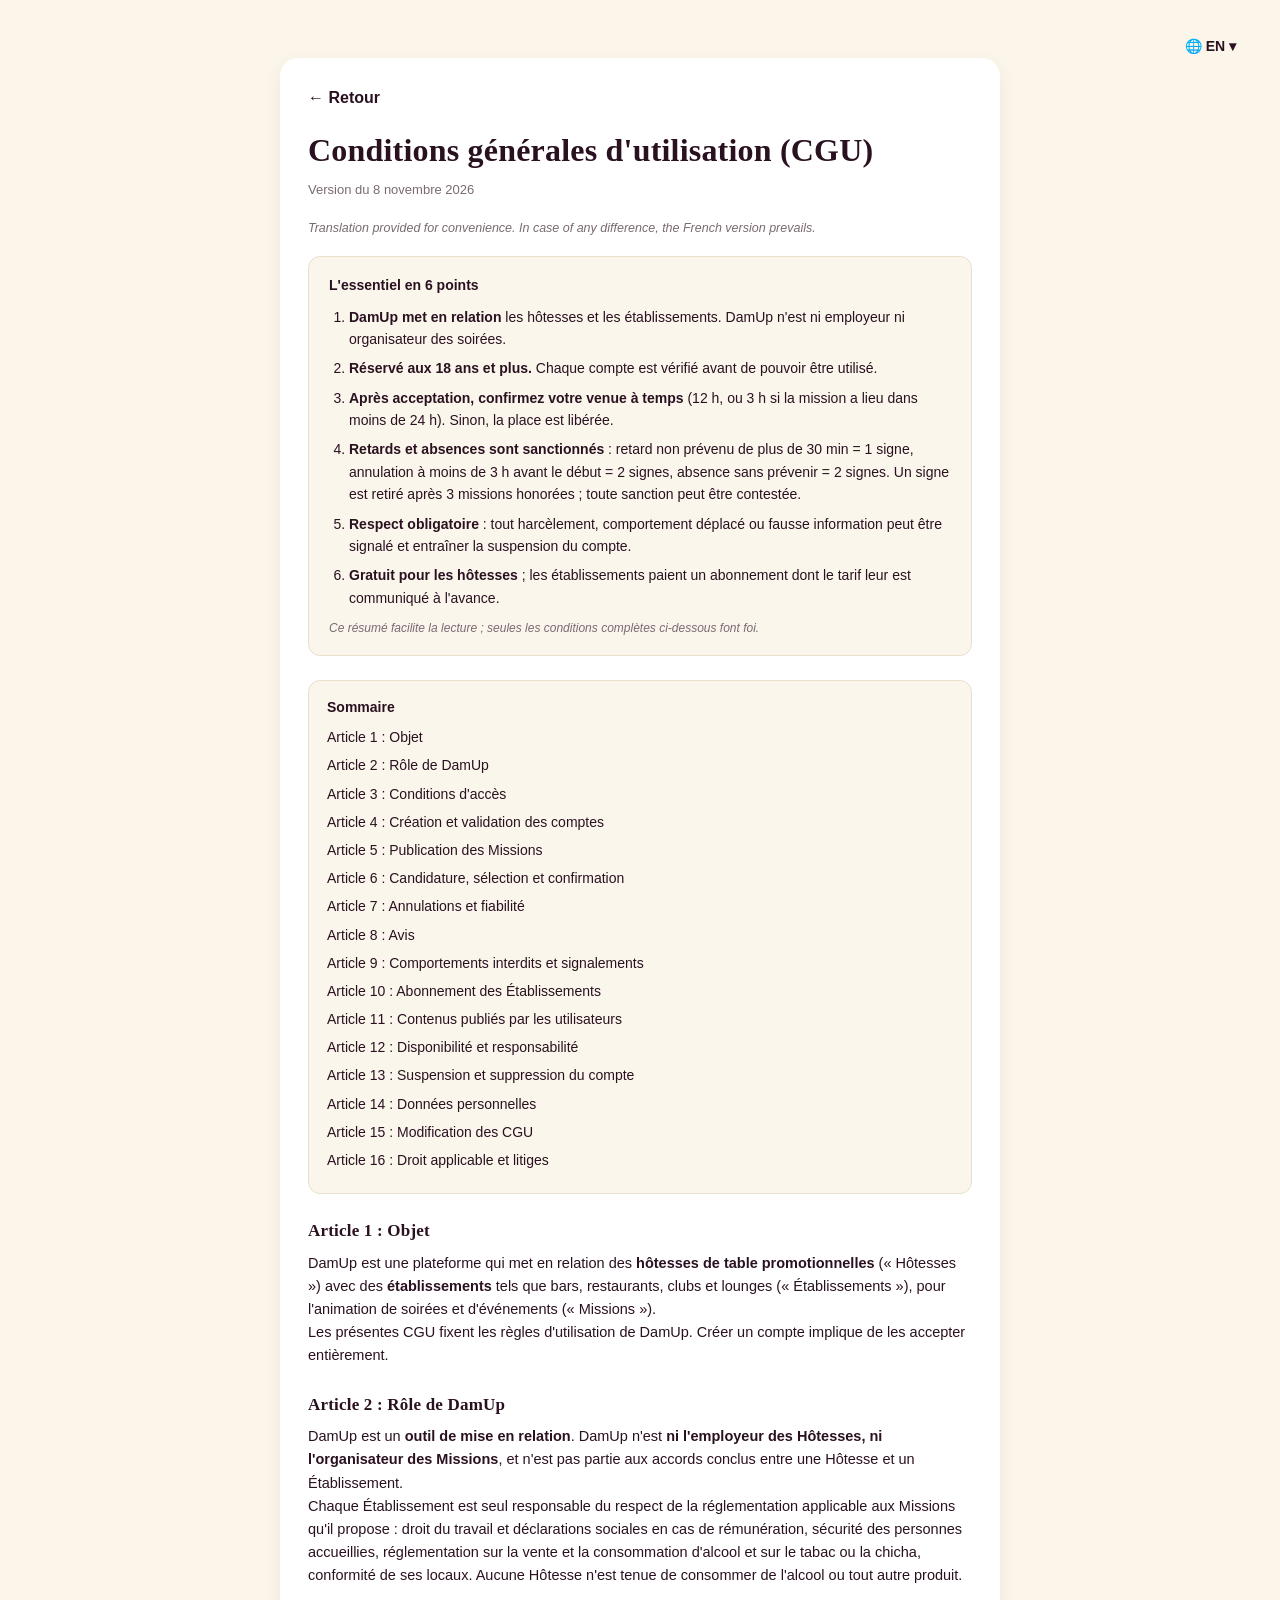
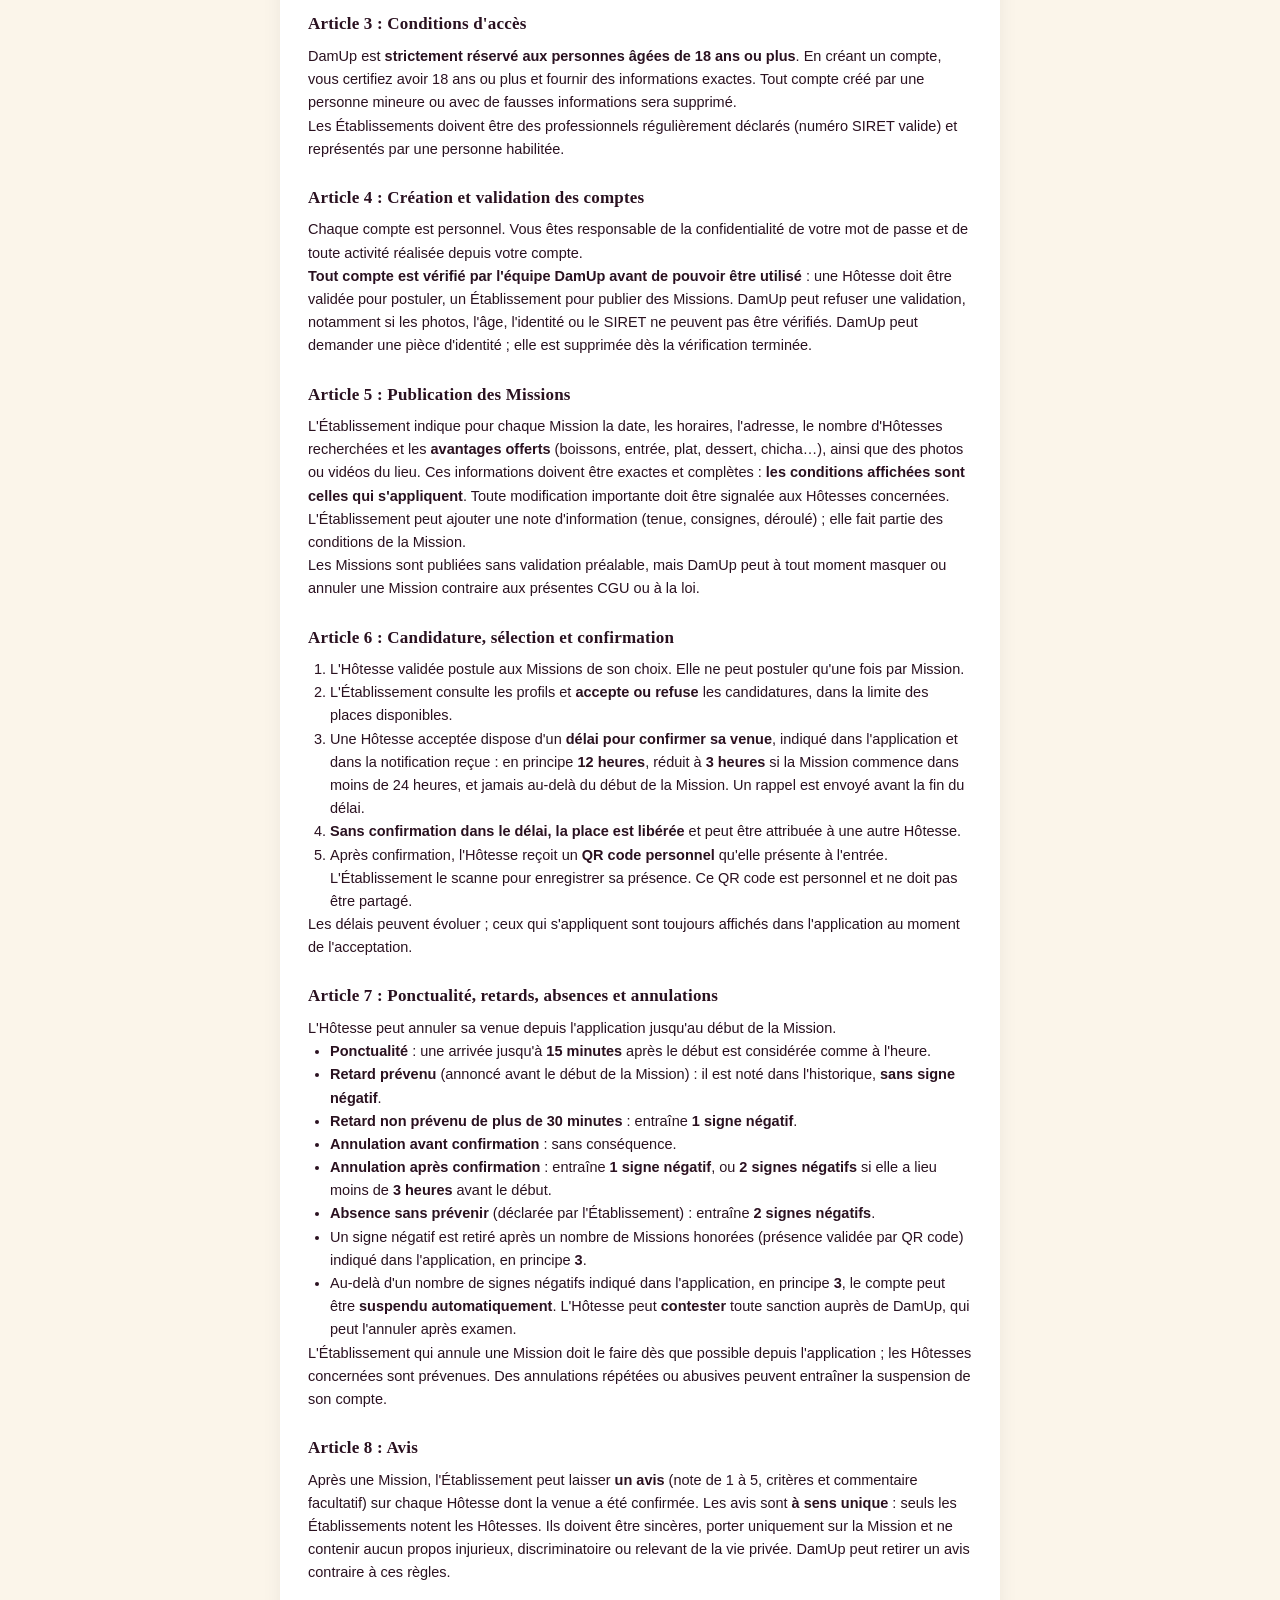
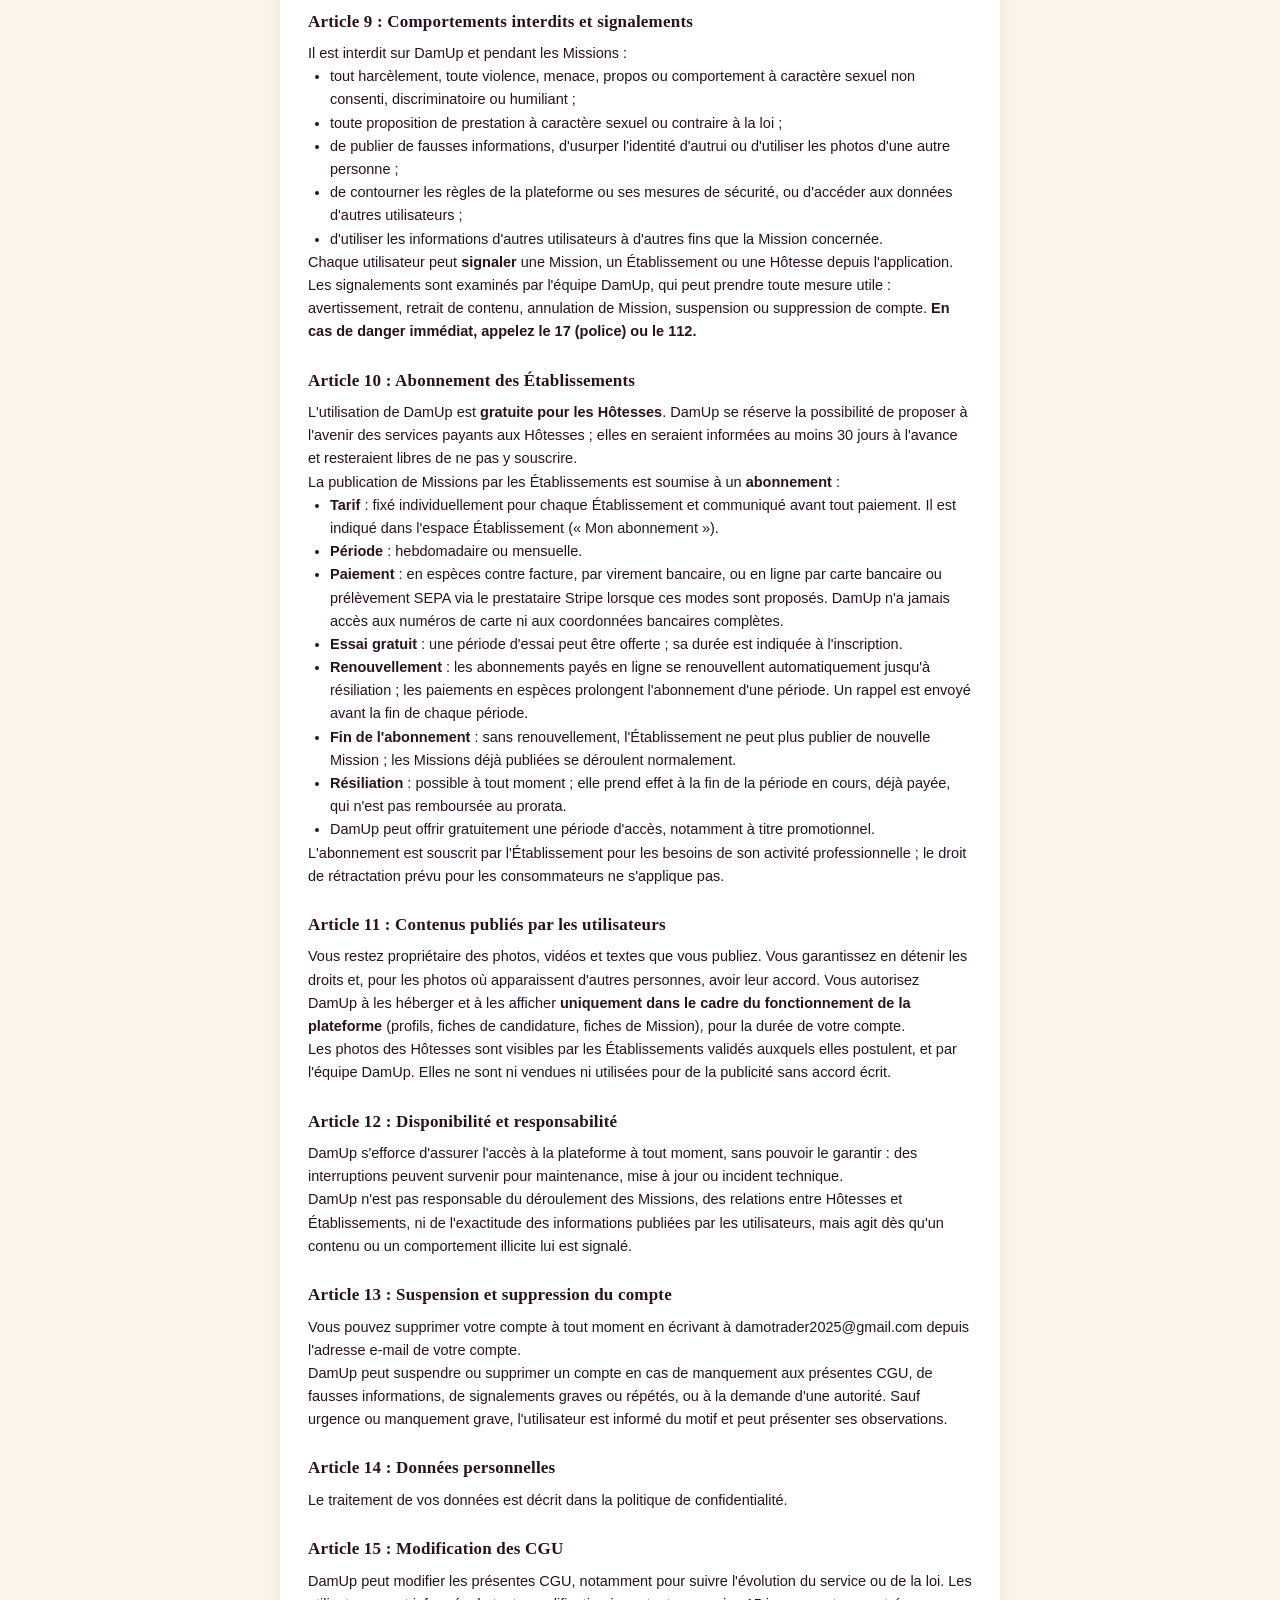
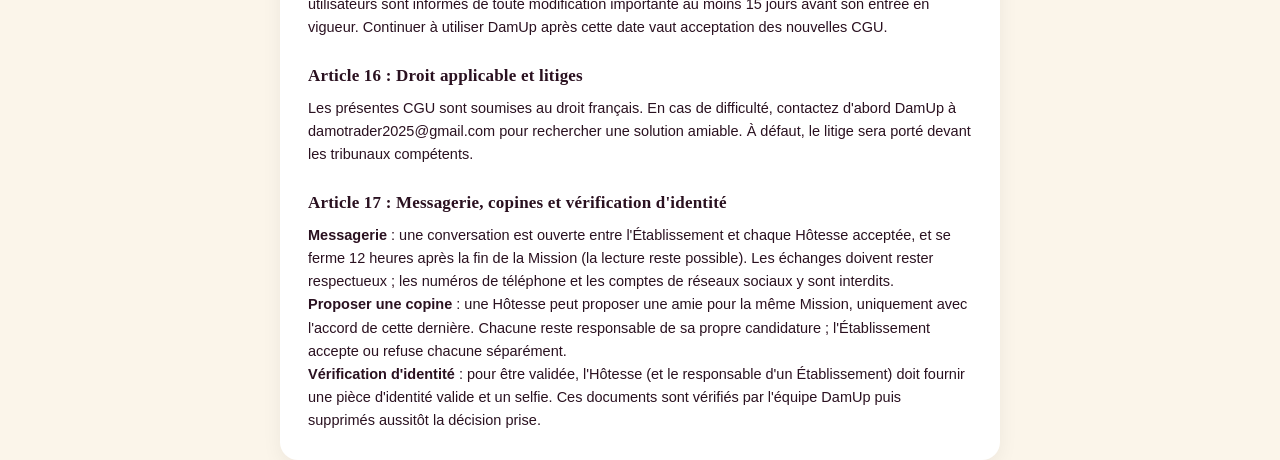
<file: cgu.html>
<!DOCTYPE html>
<html lang="fr">
<head>
<meta charset="UTF-8">
<meta name="viewport" content="width=device-width, initial-scale=1.0">
<title>DamUp : CGU</title>
<link rel="manifest" href="manifest.webmanifest">
<meta name="theme-color" content="#2A1120">
<link rel="apple-touch-icon" href="assets/icon-192.png">
<meta name="apple-mobile-web-app-capable" content="yes">
<meta name="apple-mobile-web-app-title" content="DamUp">
<meta name="apple-mobile-web-app-status-bar-style" content="black-translucent">
<link rel="stylesheet" href="css/style.css">
<style>
  body { background: var(--ivoire-2); padding: 20px; }
  .legal { max-width: 720px; margin: 0 auto; background: #fff; border-radius: 18px; padding: 28px; box-shadow: 0 6px 20px rgba(42,17,32,.06); }
  h1 { font-family: var(--font-titre); margin-bottom: 6px; }
  .maj { font-size: 13px; color: var(--gris); margin-bottom: 18px; }
  h2 { font-size: 17px; margin: 24px 0 8px; scroll-margin-top: 20px; }
  p, li { font-size: 14.5px; line-height: 1.6; }
  a.retour { display: inline-block; margin-bottom: 16px; color: var(--aubergine); font-weight: 600; }
  ol, ul { padding-left: 22px; }
  .resume { background: #FBF6EC; border: 1px solid #EADFCC; border-radius: 12px; padding: 18px 20px; margin-bottom: 24px; }
  .resume-titre { font-weight: 700; font-size: 14px; margin-bottom: 10px; }
  .resume ol { padding-left: 20px; margin: 0; }
  .resume li { font-size: 14px; line-height: 1.6; margin: 7px 0; }
  .resume-note { font-size: 12px; color: var(--gris); margin-top: 10px; font-style: italic; }
  .tdm { background: #FBF6EC; border: 1px solid #EADFCC; border-radius: 12px; padding: 16px 18px; margin-bottom: 24px; }
  .tdm-titre { font-weight: 700; font-size: 14px; margin-bottom: 8px; }
  .tdm ul { list-style: none; padding: 0; margin: 0; }
  .tdm li { margin: 5px 0; }
  .tdm a { color: var(--aubergine); text-decoration: none; font-size: 14px; }
</style>
</head>
<body>
<div id="sel-langue" style="text-align:right;padding:14px 16px 0"></div>
<div class="legal">
  <a class="retour" href="index.html">← Retour</a>
  <h1>Conditions générales d'utilisation (CGU)</h1>
  <div class="maj">Version du 8 novembre 2026</div>
  <p id="note-traduction" style="font-size:12.5px;color:var(--gris);font-style:italic;margin-bottom:18px"></p>

  <div class="resume">
    <div class="resume-titre">L'essentiel en 6 points</div>
    <ol>
      <li><b>DamUp met en relation</b> les hôtesses et les établissements. DamUp n'est ni employeur ni organisateur des soirées.</li>
      <li><b>Réservé aux 18 ans et plus.</b> Chaque compte est vérifié avant de pouvoir être utilisé.</li>
      <li><b>Après acceptation, confirmez votre venue à temps</b> (12 h, ou 3 h si la mission a lieu dans moins de 24 h). Sinon, la place est libérée.</li>
      <li><b>Retards et absences sont sanctionnés</b> : retard non prévenu de plus de 30 min = 1 signe, annulation à moins de 3 h avant le début = 2 signes, absence sans prévenir = 2 signes. Un signe est retiré après 3 missions honorées ; toute sanction peut être contestée.</li>
      <li><b>Respect obligatoire</b> : tout harcèlement, comportement déplacé ou fausse information peut être signalé et entraîner la suspension du compte.</li>
      <li><b>Gratuit pour les hôtesses</b> ; les établissements paient un abonnement dont le tarif leur est communiqué à l'avance.</li>
    </ol>
    <div class="resume-note">Ce résumé facilite la lecture ; seules les conditions complètes ci-dessous font foi.</div>
  </div>

  <div class="tdm">
    <div class="tdm-titre">Sommaire</div>
    <ul>
      <li><a href="#article-1">Article 1 : Objet</a></li>
      <li><a href="#article-2">Article 2 : Rôle de DamUp</a></li>
      <li><a href="#article-3">Article 3 : Conditions d'accès</a></li>
      <li><a href="#article-4">Article 4 : Création et validation des comptes</a></li>
      <li><a href="#article-5">Article 5 : Publication des Missions</a></li>
      <li><a href="#article-6">Article 6 : Candidature, sélection et confirmation</a></li>
      <li><a href="#article-7">Article 7 : Annulations et fiabilité</a></li>
      <li><a href="#article-8">Article 8 : Avis</a></li>
      <li><a href="#article-9">Article 9 : Comportements interdits et signalements</a></li>
      <li><a href="#article-10">Article 10 : Abonnement des Établissements</a></li>
      <li><a href="#article-11">Article 11 : Contenus publiés par les utilisateurs</a></li>
      <li><a href="#article-12">Article 12 : Disponibilité et responsabilité</a></li>
      <li><a href="#article-13">Article 13 : Suspension et suppression du compte</a></li>
      <li><a href="#article-14">Article 14 : Données personnelles</a></li>
      <li><a href="#article-15">Article 15 : Modification des CGU</a></li>
      <li><a href="#article-16">Article 16 : Droit applicable et litiges</a></li>
    </ul>
  </div>

  <h2 id="article-1">Article 1 : Objet</h2>
  <p>DamUp est une plateforme qui met en relation des <b>hôtesses de table promotionnelles</b> (« Hôtesses ») avec des <b>établissements</b> tels que bars, restaurants, clubs et lounges (« Établissements »), pour l'animation de soirées et d'événements (« Missions »).</p>
  <p>Les présentes CGU fixent les règles d'utilisation de DamUp. Créer un compte implique de les accepter entièrement.</p>

  <h2 id="article-2">Article 2 : Rôle de DamUp</h2>
  <p>DamUp est un <b>outil de mise en relation</b>. DamUp n'est <b>ni l'employeur des Hôtesses, ni l'organisateur des Missions</b>, et n'est pas partie aux accords conclus entre une Hôtesse et un Établissement.</p>
  <p>Chaque Établissement est seul responsable du respect de la réglementation applicable aux Missions qu'il propose : droit du travail et déclarations sociales en cas de rémunération, sécurité des personnes accueillies, réglementation sur la vente et la consommation d'alcool et sur le tabac ou la chicha, conformité de ses locaux. Aucune Hôtesse n'est tenue de consommer de l'alcool ou tout autre produit.</p>

  <h2 id="article-3">Article 3 : Conditions d'accès</h2>
  <p>DamUp est <b>strictement réservé aux personnes âgées de 18 ans ou plus</b>. En créant un compte, vous certifiez avoir 18 ans ou plus et fournir des informations exactes. Tout compte créé par une personne mineure ou avec de fausses informations sera supprimé.</p>
  <p>Les Établissements doivent être des professionnels régulièrement déclarés (numéro SIRET valide) et représentés par une personne habilitée.</p>

  <h2 id="article-4">Article 4 : Création et validation des comptes</h2>
  <p>Chaque compte est personnel. Vous êtes responsable de la confidentialité de votre mot de passe et de toute activité réalisée depuis votre compte.</p>
  <p><b>Tout compte est vérifié par l'équipe DamUp avant de pouvoir être utilisé</b> : une Hôtesse doit être validée pour postuler, un Établissement pour publier des Missions. DamUp peut refuser une validation, notamment si les photos, l'âge, l'identité ou le SIRET ne peuvent pas être vérifiés. DamUp peut demander une pièce d'identité ; elle est supprimée dès la vérification terminée.</p>

  <h2 id="article-5">Article 5 : Publication des Missions</h2>
  <p>L'Établissement indique pour chaque Mission la date, les horaires, l'adresse, le nombre d'Hôtesses recherchées et les <b>avantages offerts</b> (boissons, entrée, plat, dessert, chicha…), ainsi que des photos ou vidéos du lieu. Ces informations doivent être exactes et complètes : <b>les conditions affichées sont celles qui s'appliquent</b>. Toute modification importante doit être signalée aux Hôtesses concernées.</p>
  <p>L'Établissement peut ajouter une note d'information (tenue, consignes, déroulé) ; elle fait partie des conditions de la Mission.</p>
  <p>Les Missions sont publiées sans validation préalable, mais DamUp peut à tout moment masquer ou annuler une Mission contraire aux présentes CGU ou à la loi.</p>

  <h2 id="article-6">Article 6 : Candidature, sélection et confirmation</h2>
  <ol>
    <li>L'Hôtesse validée postule aux Missions de son choix. Elle ne peut postuler qu'une fois par Mission.</li>
    <li>L'Établissement consulte les profils et <b>accepte ou refuse</b> les candidatures, dans la limite des places disponibles.</li>
    <li>Une Hôtesse acceptée dispose d'un <b>délai pour confirmer sa venue</b>, indiqué dans l'application et dans la notification reçue : en principe <b>12 heures</b>, réduit à <b>3 heures</b> si la Mission commence dans moins de 24 heures, et jamais au-delà du début de la Mission. Un rappel est envoyé avant la fin du délai.</li>
    <li><b>Sans confirmation dans le délai, la place est libérée</b> et peut être attribuée à une autre Hôtesse.</li>
    <li>Après confirmation, l'Hôtesse reçoit un <b>QR code personnel</b> qu'elle présente à l'entrée. L'Établissement le scanne pour enregistrer sa présence. Ce QR code est personnel et ne doit pas être partagé.</li>
  </ol>
  <p>Les délais peuvent évoluer ; ceux qui s'appliquent sont toujours affichés dans l'application au moment de l'acceptation.</p>

  <h2 id="article-7">Article 7 : Ponctualité, retards, absences et annulations</h2>
  <p>L'Hôtesse peut annuler sa venue depuis l'application jusqu'au début de la Mission.</p>
  <ul>
    <li><b>Ponctualité</b> : une arrivée jusqu'à <b>15 minutes</b> après le début est considérée comme à l'heure.</li>
    <li><b>Retard prévenu</b> (annoncé avant le début de la Mission) : il est noté dans l'historique, <b>sans signe négatif</b>.</li>
    <li><b>Retard non prévenu de plus de 30 minutes</b> : entraîne <b>1 signe négatif</b>.</li>
    <li><b>Annulation avant confirmation</b> : sans conséquence.</li>
    <li><b>Annulation après confirmation</b> : entraîne <b>1 signe négatif</b>, ou <b>2 signes négatifs</b> si elle a lieu moins de <b>3 heures</b> avant le début.</li>
    <li><b>Absence sans prévenir</b> (déclarée par l'Établissement) : entraîne <b>2 signes négatifs</b>.</li>
    <li>Un signe négatif est retiré après un nombre de Missions honorées (présence validée par QR code) indiqué dans l'application, en principe <b>3</b>.</li>
    <li>Au-delà d'un nombre de signes négatifs indiqué dans l'application, en principe <b>3</b>, le compte peut être <b>suspendu automatiquement</b>. L'Hôtesse peut <b>contester</b> toute sanction auprès de DamUp, qui peut l'annuler après examen.</li>
  </ul>
  <p>L'Établissement qui annule une Mission doit le faire dès que possible depuis l'application ; les Hôtesses concernées sont prévenues. Des annulations répétées ou abusives peuvent entraîner la suspension de son compte.</p>

  <h2 id="article-8">Article 8 : Avis</h2>
  <p>Après une Mission, l'Établissement peut laisser <b>un avis</b> (note de 1 à 5, critères et commentaire facultatif) sur chaque Hôtesse dont la venue a été confirmée. Les avis sont <b>à sens unique</b> : seuls les Établissements notent les Hôtesses. Ils doivent être sincères, porter uniquement sur la Mission et ne contenir aucun propos injurieux, discriminatoire ou relevant de la vie privée. DamUp peut retirer un avis contraire à ces règles.</p>

  <h2 id="article-9">Article 9 : Comportements interdits et signalements</h2>
  <p>Il est interdit sur DamUp et pendant les Missions :</p>
  <ul>
    <li>tout harcèlement, toute violence, menace, propos ou comportement à caractère sexuel non consenti, discriminatoire ou humiliant ;</li>
    <li>toute proposition de prestation à caractère sexuel ou contraire à la loi ;</li>
    <li>de publier de fausses informations, d'usurper l'identité d'autrui ou d'utiliser les photos d'une autre personne ;</li>
    <li>de contourner les règles de la plateforme ou ses mesures de sécurité, ou d'accéder aux données d'autres utilisateurs ;</li>
    <li>d'utiliser les informations d'autres utilisateurs à d'autres fins que la Mission concernée.</li>
  </ul>
  <p>Chaque utilisateur peut <b>signaler</b> une Mission, un Établissement ou une Hôtesse depuis l'application. Les signalements sont examinés par l'équipe DamUp, qui peut prendre toute mesure utile : avertissement, retrait de contenu, annulation de Mission, suspension ou suppression de compte. <b>En cas de danger immédiat, appelez le 17 (police) ou le 112.</b></p>

  <h2 id="article-10">Article 10 : Abonnement des Établissements</h2>
  <p>L'utilisation de DamUp est <b>gratuite pour les Hôtesses</b>. DamUp se réserve la possibilité de proposer à l'avenir des services payants aux Hôtesses ; elles en seraient informées au moins 30 jours à l'avance et resteraient libres de ne pas y souscrire.</p>
  <p>La publication de Missions par les Établissements est soumise à un <b>abonnement</b> :</p>
  <ul>
    <li><b>Tarif</b> : fixé individuellement pour chaque Établissement et communiqué avant tout paiement. Il est indiqué dans l'espace Établissement (« Mon abonnement »).</li>
    <li><b>Période</b> : hebdomadaire ou mensuelle.</li>
    <li><b>Paiement</b> : en espèces contre facture, par virement bancaire, ou en ligne par carte bancaire ou prélèvement SEPA via le prestataire Stripe lorsque ces modes sont proposés. DamUp n'a jamais accès aux numéros de carte ni aux coordonnées bancaires complètes.</li>
    <li><b>Essai gratuit</b> : une période d'essai peut être offerte ; sa durée est indiquée à l'inscription.</li>
    <li><b>Renouvellement</b> : les abonnements payés en ligne se renouvellent automatiquement jusqu'à résiliation ; les paiements en espèces prolongent l'abonnement d'une période. Un rappel est envoyé avant la fin de chaque période.</li>
    <li><b>Fin de l'abonnement</b> : sans renouvellement, l'Établissement ne peut plus publier de nouvelle Mission ; les Missions déjà publiées se déroulent normalement.</li>
    <li><b>Résiliation</b> : possible à tout moment ; elle prend effet à la fin de la période en cours, déjà payée, qui n'est pas remboursée au prorata.</li>
    <li>DamUp peut offrir gratuitement une période d'accès, notamment à titre promotionnel.</li>
  </ul>
  <p>L'abonnement est souscrit par l'Établissement pour les besoins de son activité professionnelle ; le droit de rétractation prévu pour les consommateurs ne s'applique pas.</p>

  <h2 id="article-11">Article 11 : Contenus publiés par les utilisateurs</h2>
  <p>Vous restez propriétaire des photos, vidéos et textes que vous publiez. Vous garantissez en détenir les droits et, pour les photos où apparaissent d'autres personnes, avoir leur accord. Vous autorisez DamUp à les héberger et à les afficher <b>uniquement dans le cadre du fonctionnement de la plateforme</b> (profils, fiches de candidature, fiches de Mission), pour la durée de votre compte.</p>
  <p>Les photos des Hôtesses sont visibles par les Établissements validés auxquels elles postulent, et par l'équipe DamUp. Elles ne sont ni vendues ni utilisées pour de la publicité sans accord écrit.</p>

  <h2 id="article-12">Article 12 : Disponibilité et responsabilité</h2>
  <p>DamUp s'efforce d'assurer l'accès à la plateforme à tout moment, sans pouvoir le garantir : des interruptions peuvent survenir pour maintenance, mise à jour ou incident technique.</p>
  <p>DamUp n'est pas responsable du déroulement des Missions, des relations entre Hôtesses et Établissements, ni de l'exactitude des informations publiées par les utilisateurs, mais agit dès qu'un contenu ou un comportement illicite lui est signalé.</p>

  <h2 id="article-13">Article 13 : Suspension et suppression du compte</h2>
  <p>Vous pouvez supprimer votre compte à tout moment en écrivant à damotrader2025@gmail.com depuis l'adresse e-mail de votre compte.</p>
  <p>DamUp peut suspendre ou supprimer un compte en cas de manquement aux présentes CGU, de fausses informations, de signalements graves ou répétés, ou à la demande d'une autorité. Sauf urgence ou manquement grave, l'utilisateur est informé du motif et peut présenter ses observations.</p>

  <h2 id="article-14">Article 14 : Données personnelles</h2>
  <p>Le traitement de vos données est décrit dans la <a href="confidentialite.html">politique de confidentialité</a>.</p>

  <h2 id="article-15">Article 15 : Modification des CGU</h2>
  <p>DamUp peut modifier les présentes CGU, notamment pour suivre l'évolution du service ou de la loi. Les utilisateurs sont informés de toute modification importante au moins 15 jours avant son entrée en vigueur. Continuer à utiliser DamUp après cette date vaut acceptation des nouvelles CGU.</p>

  <h2 id="article-16">Article 16 : Droit applicable et litiges</h2>
  <p>Les présentes CGU sont soumises au droit français. En cas de difficulté, contactez d'abord DamUp à damotrader2025@gmail.com pour rechercher une solution amiable. À défaut, le litige sera porté devant les tribunaux compétents.</p>

  <h2 id="article-17">Article 17 : Messagerie, copines et vérification d'identité</h2>
  <p><b>Messagerie</b> : une conversation est ouverte entre l'Établissement et chaque Hôtesse acceptée, et se ferme 12 heures après la fin de la Mission (la lecture reste possible). Les échanges doivent rester respectueux ; les numéros de téléphone et les comptes de réseaux sociaux y sont interdits.</p>
  <p><b>Proposer une copine</b> : une Hôtesse peut proposer une amie pour la même Mission, uniquement avec l'accord de cette dernière. Chacune reste responsable de sa propre candidature ; l'Établissement accepte ou refuse chacune séparément.</p>
  <p><b>Vérification d'identité</b> : pour être validée, l'Hôtesse (et le responsable d'un Établissement) doit fournir une pièce d'identité valide et un selfie. Ces documents sont vérifiés par l'équipe DamUp puis supprimés aussitôt la décision prise.</p>
</div>
<script>if ("serviceWorker" in navigator) navigator.serviceWorker.register("sw.js").catch(function(){});</script>
<script src="js/i18n.js"></script>
<script>
  chargerDicts().then(() => {
    var n = document.getElementById("note-traduction");
    if (n) n.textContent = t("legal.traduction_note");
    initSelecteurLangue("sel-langue");
    appliquerLangueDOM();
  });
</script>
</body>
</html>
</file>
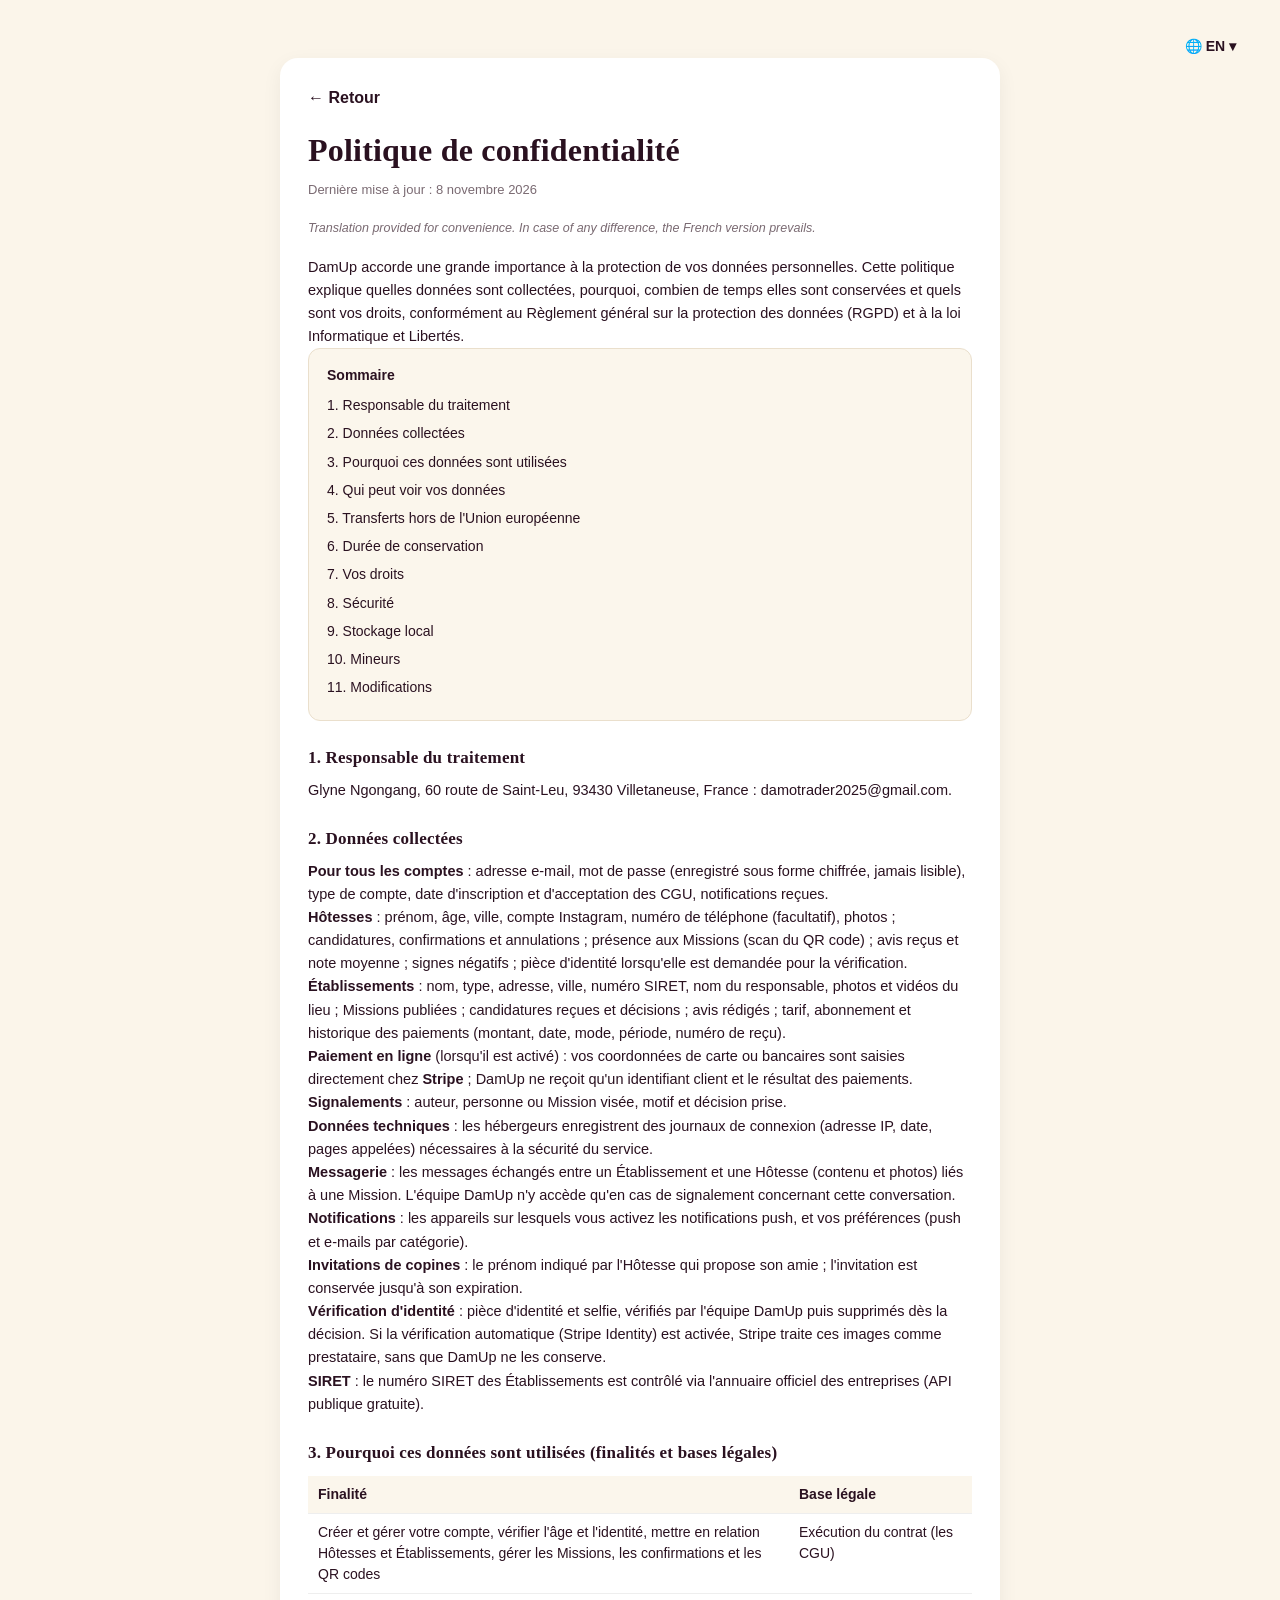
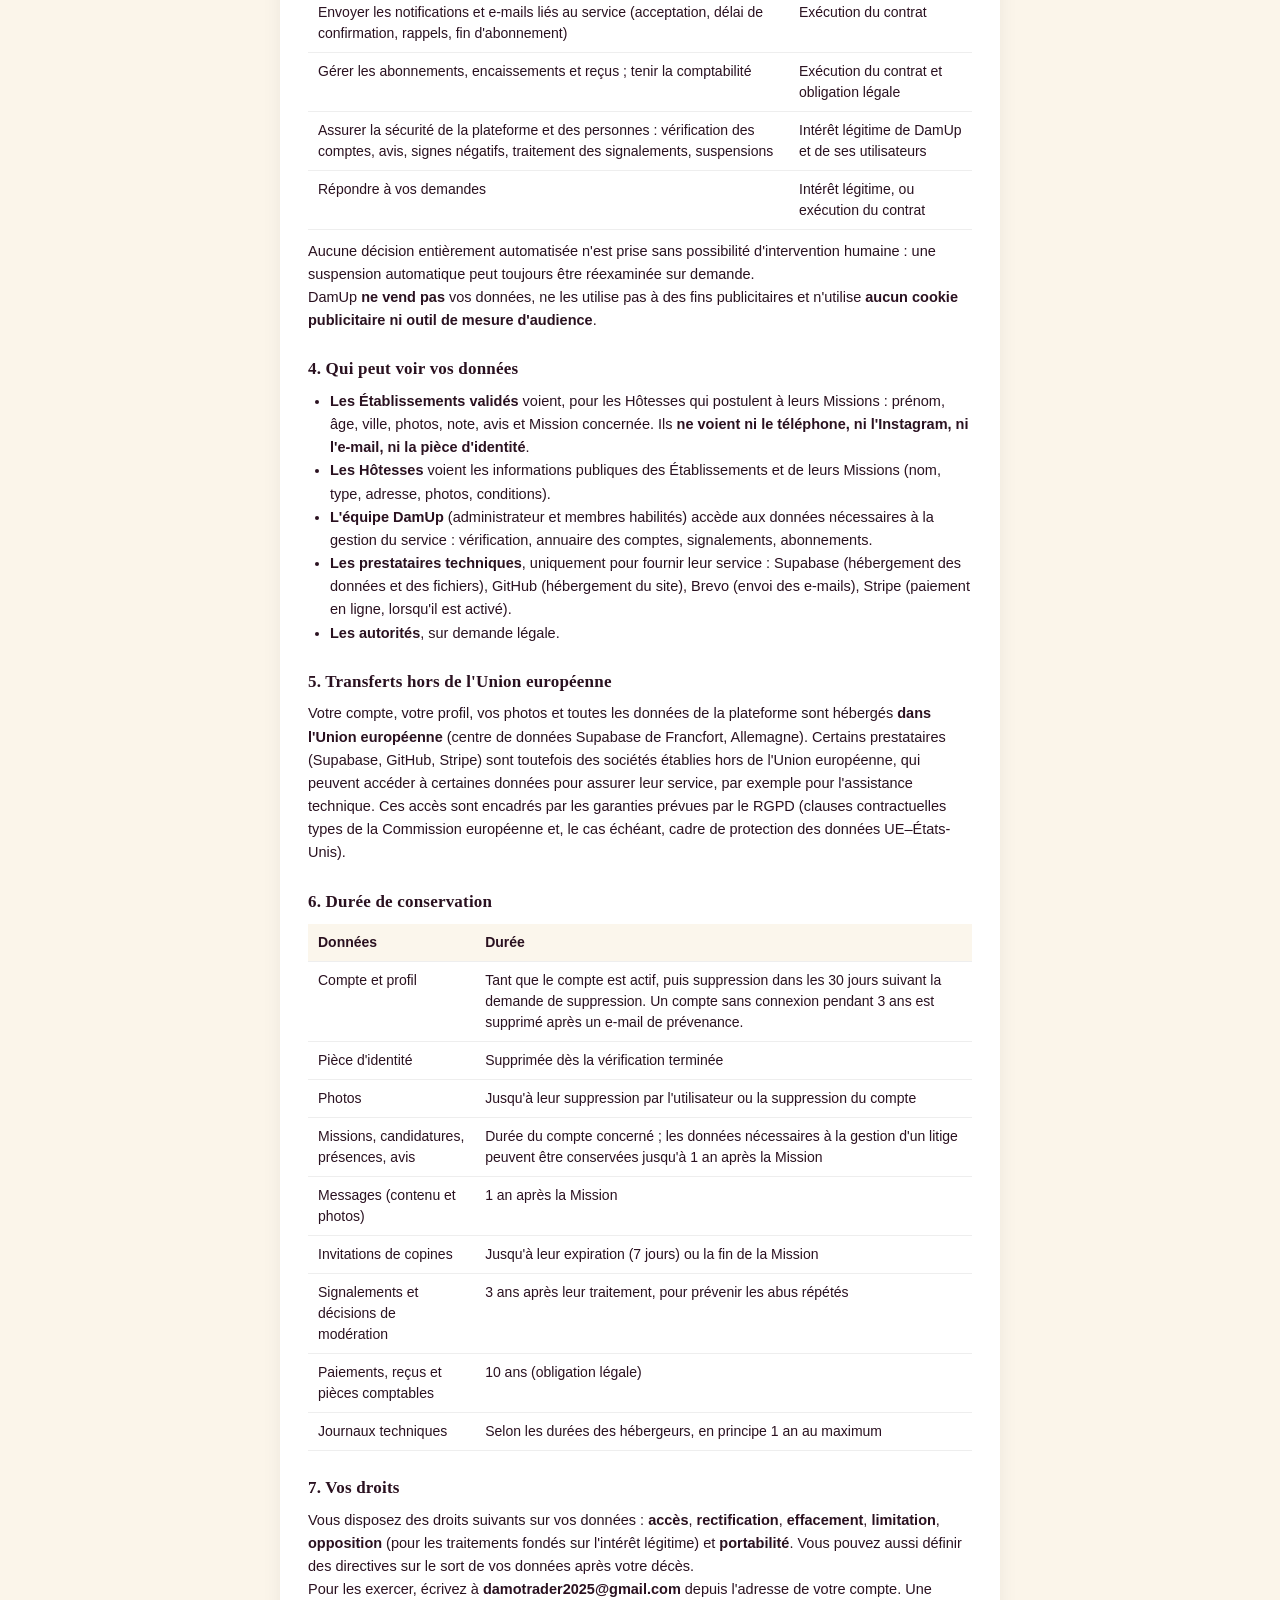
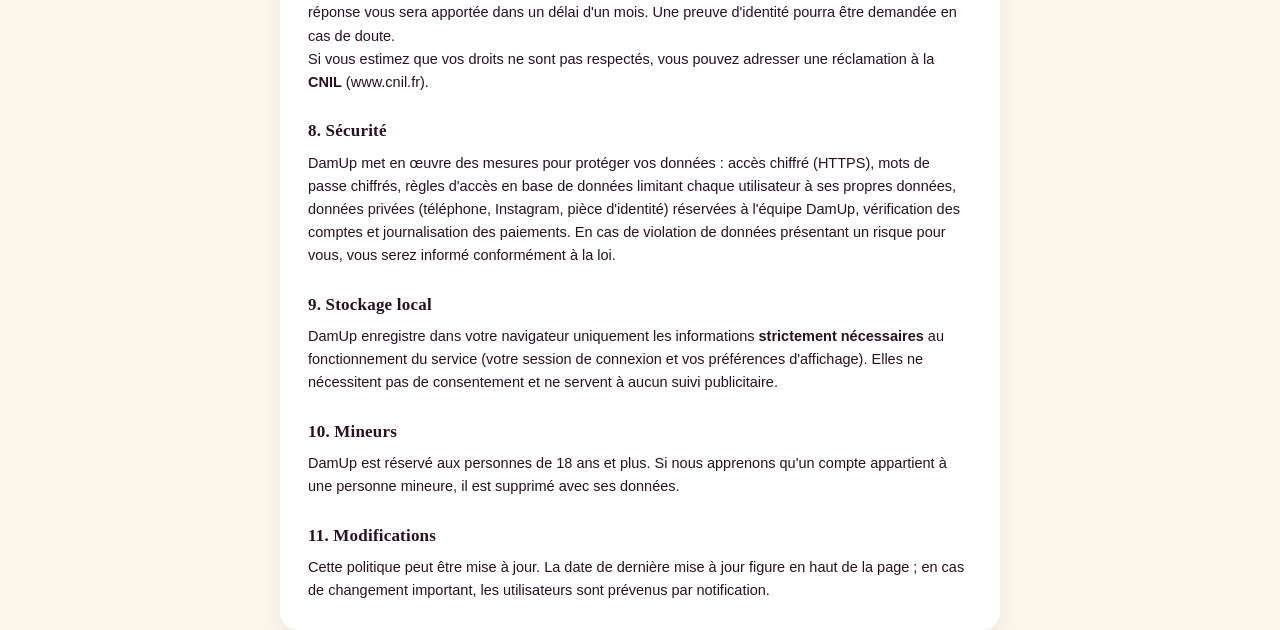
<file: confidentialite.html>
<!DOCTYPE html>
<html lang="fr">
<head>
<meta charset="UTF-8">
<meta name="viewport" content="width=device-width, initial-scale=1.0">
<title>DamUp : Politique de confidentialité</title>
<link rel="manifest" href="manifest.webmanifest">
<meta name="theme-color" content="#2A1120">
<link rel="apple-touch-icon" href="assets/icon-192.png">
<meta name="apple-mobile-web-app-capable" content="yes">
<meta name="apple-mobile-web-app-title" content="DamUp">
<meta name="apple-mobile-web-app-status-bar-style" content="black-translucent">
<link rel="stylesheet" href="css/style.css">
<style>
  body { background: var(--ivoire-2); padding: 20px; }
  .legal { max-width: 720px; margin: 0 auto; background: #fff; border-radius: 18px; padding: 28px; box-shadow: 0 6px 20px rgba(42,17,32,.06); }
  h1 { font-family: var(--font-titre); margin-bottom: 6px; }
  .maj { font-size: 13px; color: var(--gris); margin-bottom: 18px; }
  h2 { font-size: 17px; margin: 24px 0 8px; scroll-margin-top: 20px; }
  p, li { font-size: 14.5px; line-height: 1.6; }
  a.retour { display: inline-block; margin-bottom: 16px; color: var(--aubergine); font-weight: 600; }
  ul { padding-left: 22px; }
  table { width: 100%; border-collapse: collapse; margin: 10px 0; font-size: 14px; }
  th, td { text-align: left; padding: 8px 10px; border-bottom: 1px solid #EEE; vertical-align: top; }
  th { background: #FBF6EC; font-weight: 600; }
  .tdm { background: #FBF6EC; border: 1px solid #EADFCC; border-radius: 12px; padding: 16px 18px; margin-bottom: 24px; }
  .tdm-titre { font-weight: 700; font-size: 14px; margin-bottom: 8px; }
  .tdm ul { list-style: none; padding: 0; margin: 0; }
  .tdm li { margin: 5px 0; }
  .tdm a { color: var(--aubergine); text-decoration: none; font-size: 14px; }
</style>
</head>
<body>
<div id="sel-langue" style="text-align:right;padding:14px 16px 0"></div>
<div class="legal">
  <a class="retour" href="index.html">← Retour</a>
  <h1>Politique de confidentialité</h1>
  <div class="maj">Dernière mise à jour : 8 novembre 2026</div>
  <p id="note-traduction" style="font-size:12.5px;color:var(--gris);font-style:italic;margin-bottom:18px"></p>

  <p>DamUp accorde une grande importance à la protection de vos données personnelles. Cette politique explique quelles données sont collectées, pourquoi, combien de temps elles sont conservées et quels sont vos droits, conformément au Règlement général sur la protection des données (RGPD) et à la loi Informatique et Libertés.</p>

  <div class="tdm">
    <div class="tdm-titre">Sommaire</div>
    <ul>
      <li><a href="#s1">1. Responsable du traitement</a></li>
      <li><a href="#s2">2. Données collectées</a></li>
      <li><a href="#s3">3. Pourquoi ces données sont utilisées</a></li>
      <li><a href="#s4">4. Qui peut voir vos données</a></li>
      <li><a href="#s5">5. Transferts hors de l'Union européenne</a></li>
      <li><a href="#s6">6. Durée de conservation</a></li>
      <li><a href="#s7">7. Vos droits</a></li>
      <li><a href="#s8">8. Sécurité</a></li>
      <li><a href="#s9">9. Stockage local</a></li>
      <li><a href="#s10">10. Mineurs</a></li>
      <li><a href="#s11">11. Modifications</a></li>
    </ul>
  </div>

  <h2 id="s1">1. Responsable du traitement</h2>
  <p>Glyne Ngongang, 60 route de Saint-Leu, 93430 Villetaneuse, France : damotrader2025@gmail.com.</p>

  <h2 id="s2">2. Données collectées</h2>
  <p><b>Pour tous les comptes</b> : adresse e-mail, mot de passe (enregistré sous forme chiffrée, jamais lisible), type de compte, date d'inscription et d'acceptation des CGU, notifications reçues.</p>
  <p><b>Hôtesses</b> : prénom, âge, ville, compte Instagram, numéro de téléphone (facultatif), photos ; candidatures, confirmations et annulations ; présence aux Missions (scan du QR code) ; avis reçus et note moyenne ; signes négatifs ; pièce d'identité lorsqu'elle est demandée pour la vérification.</p>
  <p><b>Établissements</b> : nom, type, adresse, ville, numéro SIRET, nom du responsable, photos et vidéos du lieu ; Missions publiées ; candidatures reçues et décisions ; avis rédigés ; tarif, abonnement et historique des paiements (montant, date, mode, période, numéro de reçu).</p>
  <p><b>Paiement en ligne</b> (lorsqu'il est activé) : vos coordonnées de carte ou bancaires sont saisies directement chez <b>Stripe</b> ; DamUp ne reçoit qu'un identifiant client et le résultat des paiements.</p>
  <p><b>Signalements</b> : auteur, personne ou Mission visée, motif et décision prise.</p>
  <p><b>Données techniques</b> : les hébergeurs enregistrent des journaux de connexion (adresse IP, date, pages appelées) nécessaires à la sécurité du service.</p>
  <p><b>Messagerie</b> : les messages échangés entre un Établissement et une Hôtesse (contenu et photos) liés à une Mission. L'équipe DamUp n'y accède qu'en cas de signalement concernant cette conversation.</p>
  <p><b>Notifications</b> : les appareils sur lesquels vous activez les notifications push, et vos préférences (push et e-mails par catégorie).</p>
  <p><b>Invitations de copines</b> : le prénom indiqué par l'Hôtesse qui propose son amie ; l'invitation est conservée jusqu'à son expiration.</p>
  <p><b>Vérification d'identité</b> : pièce d'identité et selfie, vérifiés par l'équipe DamUp puis supprimés dès la décision. Si la vérification automatique (Stripe Identity) est activée, Stripe traite ces images comme prestataire, sans que DamUp ne les conserve.</p>
  <p><b>SIRET</b> : le numéro SIRET des Établissements est contrôlé via l'annuaire officiel des entreprises (API publique gratuite).</p>

  <h2 id="s3">3. Pourquoi ces données sont utilisées (finalités et bases légales)</h2>
  <table>
    <tr><th>Finalité</th><th>Base légale</th></tr>
    <tr><td>Créer et gérer votre compte, vérifier l'âge et l'identité, mettre en relation Hôtesses et Établissements, gérer les Missions, les confirmations et les QR codes</td><td>Exécution du contrat (les CGU)</td></tr>
    <tr><td>Envoyer les notifications et e-mails liés au service (acceptation, délai de confirmation, rappels, fin d'abonnement)</td><td>Exécution du contrat</td></tr>
    <tr><td>Gérer les abonnements, encaissements et reçus ; tenir la comptabilité</td><td>Exécution du contrat et obligation légale</td></tr>
    <tr><td>Assurer la sécurité de la plateforme et des personnes : vérification des comptes, avis, signes négatifs, traitement des signalements, suspensions</td><td>Intérêt légitime de DamUp et de ses utilisateurs</td></tr>
    <tr><td>Répondre à vos demandes</td><td>Intérêt légitime, ou exécution du contrat</td></tr>
  </table>
  <p>Aucune décision entièrement automatisée n'est prise sans possibilité d'intervention humaine : une suspension automatique peut toujours être réexaminée sur demande.</p>
  <p>DamUp <b>ne vend pas</b> vos données, ne les utilise pas à des fins publicitaires et n'utilise <b>aucun cookie publicitaire ni outil de mesure d'audience</b>.</p>

  <h2 id="s4">4. Qui peut voir vos données</h2>
  <ul>
    <li><b>Les Établissements validés</b> voient, pour les Hôtesses qui postulent à leurs Missions : prénom, âge, ville, photos, note, avis et Mission concernée. Ils <b>ne voient ni le téléphone, ni l'Instagram, ni l'e-mail, ni la pièce d'identité</b>.</li>
    <li><b>Les Hôtesses</b> voient les informations publiques des Établissements et de leurs Missions (nom, type, adresse, photos, conditions).</li>
    <li><b>L'équipe DamUp</b> (administrateur et membres habilités) accède aux données nécessaires à la gestion du service : vérification, annuaire des comptes, signalements, abonnements.</li>
    <li><b>Les prestataires techniques</b>, uniquement pour fournir leur service : Supabase (hébergement des données et des fichiers), GitHub (hébergement du site), Brevo (envoi des e-mails), Stripe (paiement en ligne, lorsqu'il est activé).</li>
    <li><b>Les autorités</b>, sur demande légale.</li>
  </ul>

  <h2 id="s5">5. Transferts hors de l'Union européenne</h2>
  <p>Votre compte, votre profil, vos photos et toutes les données de la plateforme sont hébergés <b>dans l'Union européenne</b> (centre de données Supabase de Francfort, Allemagne). Certains prestataires (Supabase, GitHub, Stripe) sont toutefois des sociétés établies hors de l'Union européenne, qui peuvent accéder à certaines données pour assurer leur service, par exemple pour l'assistance technique. Ces accès sont encadrés par les garanties prévues par le RGPD (clauses contractuelles types de la Commission européenne et, le cas échéant, cadre de protection des données UE–États-Unis).</p>

  <h2 id="s6">6. Durée de conservation</h2>
  <table>
    <tr><th>Données</th><th>Durée</th></tr>
    <tr><td>Compte et profil</td><td>Tant que le compte est actif, puis suppression dans les 30 jours suivant la demande de suppression. Un compte sans connexion pendant 3 ans est supprimé après un e-mail de prévenance.</td></tr>
    <tr><td>Pièce d'identité</td><td>Supprimée dès la vérification terminée</td></tr>
    <tr><td>Photos</td><td>Jusqu'à leur suppression par l'utilisateur ou la suppression du compte</td></tr>
    <tr><td>Missions, candidatures, présences, avis</td><td>Durée du compte concerné ; les données nécessaires à la gestion d'un litige peuvent être conservées jusqu'à 1 an après la Mission</td></tr>
    <tr><td>Messages (contenu et photos)</td><td>1 an après la Mission</td></tr>
    <tr><td>Invitations de copines</td><td>Jusqu'à leur expiration (7 jours) ou la fin de la Mission</td></tr>
    <tr><td>Signalements et décisions de modération</td><td>3 ans après leur traitement, pour prévenir les abus répétés</td></tr>
    <tr><td>Paiements, reçus et pièces comptables</td><td>10 ans (obligation légale)</td></tr>
    <tr><td>Journaux techniques</td><td>Selon les durées des hébergeurs, en principe 1 an au maximum</td></tr>
  </table>

  <h2 id="s7">7. Vos droits</h2>
  <p>Vous disposez des droits suivants sur vos données : <b>accès</b>, <b>rectification</b>, <b>effacement</b>, <b>limitation</b>, <b>opposition</b> (pour les traitements fondés sur l'intérêt légitime) et <b>portabilité</b>. Vous pouvez aussi définir des directives sur le sort de vos données après votre décès.</p>
  <p>Pour les exercer, écrivez à <b>damotrader2025@gmail.com</b> depuis l'adresse de votre compte. Une réponse vous sera apportée dans un délai d'un mois. Une preuve d'identité pourra être demandée en cas de doute.</p>
  <p>Si vous estimez que vos droits ne sont pas respectés, vous pouvez adresser une réclamation à la <b>CNIL</b> (www.cnil.fr).</p>

  <h2 id="s8">8. Sécurité</h2>
  <p>DamUp met en œuvre des mesures pour protéger vos données : accès chiffré (HTTPS), mots de passe chiffrés, règles d'accès en base de données limitant chaque utilisateur à ses propres données, données privées (téléphone, Instagram, pièce d'identité) réservées à l'équipe DamUp, vérification des comptes et journalisation des paiements. En cas de violation de données présentant un risque pour vous, vous serez informé conformément à la loi.</p>

  <h2 id="s9">9. Stockage local</h2>
  <p>DamUp enregistre dans votre navigateur uniquement les informations <b>strictement nécessaires</b> au fonctionnement du service (votre session de connexion et vos préférences d'affichage). Elles ne nécessitent pas de consentement et ne servent à aucun suivi publicitaire.</p>

  <h2 id="s10">10. Mineurs</h2>
  <p>DamUp est réservé aux personnes de 18 ans et plus. Si nous apprenons qu'un compte appartient à une personne mineure, il est supprimé avec ses données.</p>

  <h2 id="s11">11. Modifications</h2>
  <p>Cette politique peut être mise à jour. La date de dernière mise à jour figure en haut de la page ; en cas de changement important, les utilisateurs sont prévenus par notification.</p>
</div>
<script>if ("serviceWorker" in navigator) navigator.serviceWorker.register("sw.js").catch(function(){});</script>
<script src="js/i18n.js"></script>
<script>
  chargerDicts().then(() => {
    var n = document.getElementById("note-traduction");
    if (n) n.textContent = t("legal.traduction_note");
    initSelecteurLangue("sel-langue");
    appliquerLangueDOM();
  });
</script>
</body>
</html>
</file>
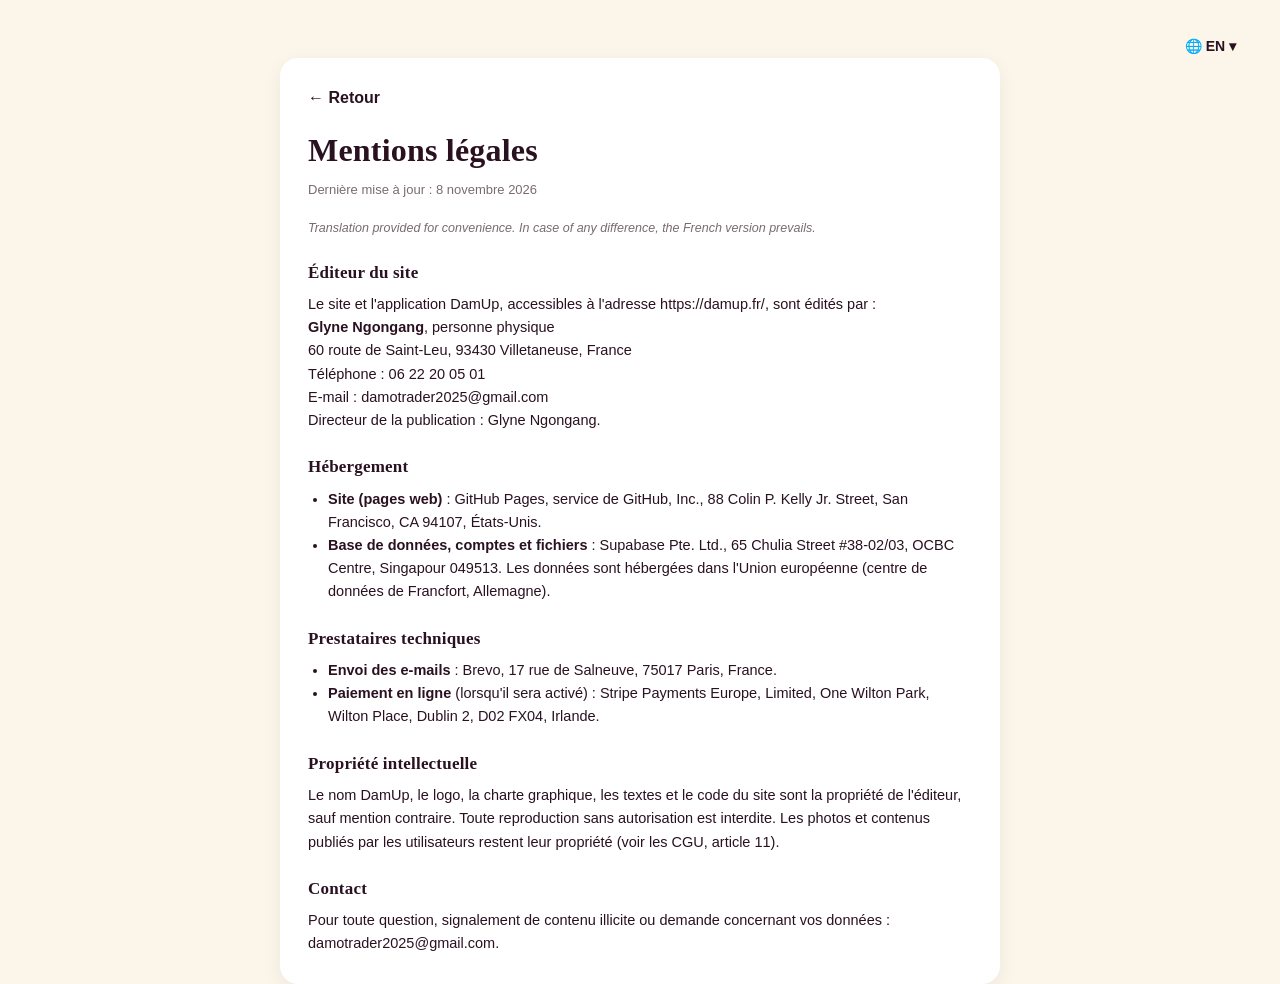
<file: mentions-legales.html>
<!DOCTYPE html>
<html lang="fr">
<head>
<meta charset="UTF-8">
<meta name="viewport" content="width=device-width, initial-scale=1.0">
<title>DamUp : Mentions légales</title>
<link rel="manifest" href="manifest.webmanifest">
<meta name="theme-color" content="#2A1120">
<link rel="apple-touch-icon" href="assets/icon-192.png">
<meta name="apple-mobile-web-app-capable" content="yes">
<meta name="apple-mobile-web-app-title" content="DamUp">
<meta name="apple-mobile-web-app-status-bar-style" content="black-translucent">
<link rel="stylesheet" href="css/style.css">
<style>
  body { background: var(--ivoire-2); padding: 20px; }
  .legal { max-width: 720px; margin: 0 auto; background: #fff; border-radius: 18px; padding: 28px; box-shadow: 0 6px 20px rgba(42,17,32,.06); }
  h1 { font-family: var(--font-titre); margin-bottom: 6px; }
  .maj { font-size: 13px; color: var(--gris); margin-bottom: 18px; }
  h2 { font-size: 17px; margin: 22px 0 8px; }
  p, li { font-size: 14.5px; line-height: 1.6; }
  a.retour { display: inline-block; margin-bottom: 16px; color: var(--aubergine); font-weight: 600; }
  ul { padding-left: 20px; }
</style>
</head>
<body>
<div id="sel-langue" style="text-align:right;padding:14px 16px 0"></div>
<div class="legal">
  <a class="retour" href="index.html">← Retour</a>
  <h1>Mentions légales</h1>
  <div class="maj">Dernière mise à jour : 8 novembre 2026</div>
  <p id="note-traduction" style="font-size:12.5px;color:var(--gris);font-style:italic;margin-bottom:18px"></p>

  <h2>Éditeur du site</h2>
  <p>Le site et l'application DamUp, accessibles à l'adresse <a href="https://damup.fr/">https://damup.fr/</a>, sont édités par :</p>
  <p><b>Glyne Ngongang</b>, personne physique<br>
  60 route de Saint-Leu, 93430 Villetaneuse, France<br>
  Téléphone : 06 22 20 05 01<br>
  E-mail : damotrader2025@gmail.com</p>
  <p>Directeur de la publication : Glyne Ngongang.</p>

  <h2>Hébergement</h2>
  <ul>
    <li><b>Site (pages web)</b> : GitHub Pages, service de GitHub, Inc., 88 Colin P. Kelly Jr. Street, San Francisco, CA 94107, États-Unis.</li>
    <li><b>Base de données, comptes et fichiers</b> : Supabase Pte. Ltd., 65 Chulia Street #38-02/03, OCBC Centre, Singapour 049513. Les données sont hébergées dans l'Union européenne (centre de données de Francfort, Allemagne).</li>
  </ul>

  <h2>Prestataires techniques</h2>
  <ul>
    <li><b>Envoi des e-mails</b> : Brevo, 17 rue de Salneuve, 75017 Paris, France.</li>
    <li><b>Paiement en ligne</b> (lorsqu'il sera activé) : Stripe Payments Europe, Limited, One Wilton Park, Wilton Place, Dublin 2, D02 FX04, Irlande.</li>
  </ul>

  <h2>Propriété intellectuelle</h2>
  <p>Le nom DamUp, le logo, la charte graphique, les textes et le code du site sont la propriété de l'éditeur, sauf mention contraire. Toute reproduction sans autorisation est interdite. Les photos et contenus publiés par les utilisateurs restent leur propriété (voir les CGU, article 11).</p>

  <h2>Contact</h2>
  <p>Pour toute question, signalement de contenu illicite ou demande concernant vos données : damotrader2025@gmail.com.</p>
</div>
<script>if ("serviceWorker" in navigator) navigator.serviceWorker.register("sw.js").catch(function(){});</script>
<script src="js/i18n.js"></script>
<script>
  chargerDicts().then(() => {
    var n = document.getElementById("note-traduction");
    if (n) n.textContent = t("legal.traduction_note");
    initSelecteurLangue("sel-langue");
    appliquerLangueDOM();
  });
</script>
</body>
</html>
</file>
<file: css/style.css>
/* ============================================================
   DamUp — Design system (maquettes)
   Couleurs : aubergine #2A1120 · champagne #E7CFA8 · ivoire #F4E8D6
   Titres : Bodoni Moda (serif) · Textes : Jost (sans)
   ============================================================ */
:root {
  --aubergine: #2A1120;
  --aubergine-2: #3B1830;
  --aubergine-3: #4E223F;
  --champagne: #E7CFA8;
  --champagne-2: #D9BC8C;
  --ivoire: #F4E8D6;
  --ivoire-2: #FBF5EA;
  --encre: #2A1120;
  --gris: #7A6A72;
  --blanc: #FFFFFF;
  --danger: #C0392B;
  --ok: #2E7D32;
  --radius: 18px;
  --radius-sm: 12px;
  --shadow: 0 10px 40px rgba(42, 17, 32, .16);
  --font-titre: 'Bodoni Moda', 'Noto Serif SC', 'Songti SC', Georgia, serif;
  --font-texte: 'Jost', 'Noto Sans SC', 'PingFang SC', 'Microsoft YaHei', 'Segoe UI', sans-serif;
}

* { box-sizing: border-box; margin: 0; padding: 0; }
html, body { height: 100%; }
body {
  font-family: var(--font-texte);
  color: var(--encre);
  background: var(--ivoire-2);
  -webkit-font-smoothing: antialiased;
  line-height: 1.5;
}
a { color: inherit; text-decoration: none; }
/* Les titres et adresses des cartes peuvent se replier proprement */
h3, h4, .lieu, .meta { overflow-wrap: anywhere; }
img { display: block; }

h1, h2, h3, .serif {
  font-family: var(--font-titre);
  font-weight: 600;
  letter-spacing: .2px;
}

/* ---------- boutons ---------- */
.btn {
  display: inline-flex; align-items: center; justify-content: center; gap: 8px;
  padding: 13px 24px; border-radius: 999px; font-family: var(--font-texte);
  font-size: 15px; font-weight: 500; cursor: pointer; border: none;
  transition: transform .15s ease, box-shadow .15s ease, background .15s ease;
}
.btn:hover { transform: translateY(-1px); }
.btn:active { transform: translateY(0); }
.btn-primaire { background: var(--aubergine); color: var(--ivoire); box-shadow: 0 8px 22px rgba(42,17,32,.28); }
.btn-primaire:hover { background: var(--aubergine-2); }
.btn-champagne { background: var(--champagne); color: var(--aubergine); }
.btn-champagne:hover { background: var(--champagne-2); }
.btn-ghost { background: transparent; color: var(--ivoire); border: 1px solid rgba(244,232,214,.45); }
.btn-ghost:hover { background: rgba(244,232,214,.08); }
.btn-sm { padding: 9px 16px; font-size: 14px; }
.btn-block { width: 100%; }

/* ---------- cartes ---------- */
.card {
  background: var(--blanc); border-radius: var(--radius);
  box-shadow: var(--shadow); padding: 22px;
}

/* ---------- champ ---------- */
.field { display: block; width: 100%; padding: 12px 14px; border-radius: var(--radius-sm);
  border: 1.5px solid #E6DCCB; background: var(--blanc); font-family: var(--font-texte);
  font-size: 15px; color: var(--encre); }
.field:focus { outline: none; border-color: var(--champagne-2); box-shadow: 0 0 0 3px rgba(231,207,168,.35); }
.label { font-size: 13px; font-weight: 600; color: var(--gris); margin-bottom: 6px; display: block; }
.champ { margin-bottom: 12px; }

/* ---------- badge ---------- */
.badge { display: inline-flex; align-items: center; gap: 5px; padding: 4px 11px;
  border-radius: 999px; font-size: 12px; font-weight: 600; white-space: nowrap; }
.badge-aubergine { background: var(--aubergine); color: var(--ivoire); }
.badge-champagne { background: var(--champagne); color: var(--aubergine); }
.badge-vert { background: #E3F2E0; color: var(--ok); }
.badge-rouge { background: #FBE4E1; color: var(--danger); }
</file>
